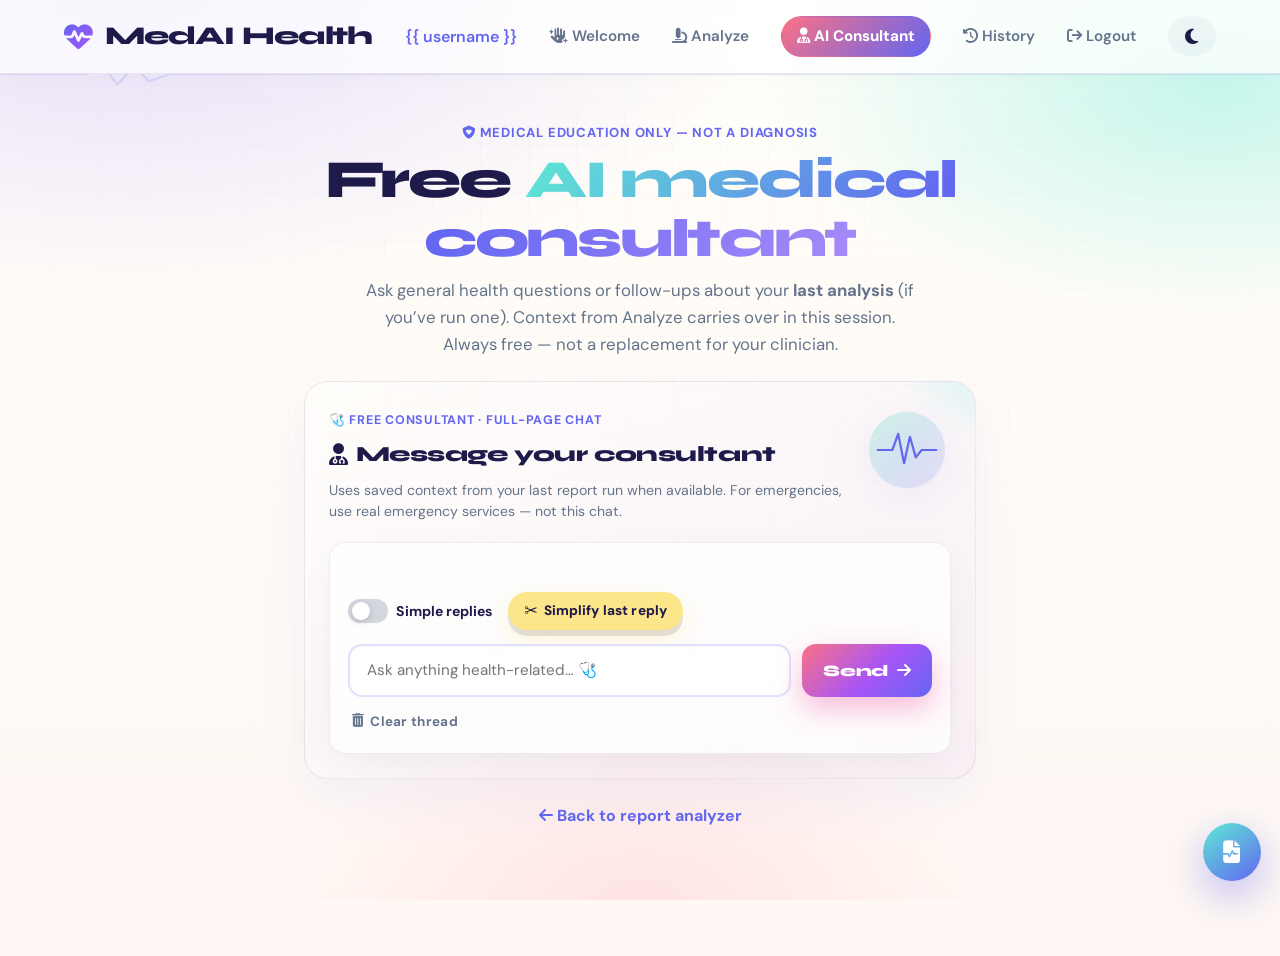
<file: templates/chat.html>
<!DOCTYPE html>
<html lang="en">
<head>
    <meta charset="UTF-8">
    <meta name="viewport" content="width=device-width, initial-scale=1.0">
    <title>Free AI Medical Consultant — MedAI Health</title>
    <link rel="icon" href="data:image/svg+xml,<svg xmlns=%22http://www.w3.org/2000/svg%22 viewBox=%220 0 100 100%22><text y=%22.9em%22 font-size=%2290%22>🩺</text></svg>">
    <link rel="stylesheet" href="/static/style.css">
    <link href="https://fonts.googleapis.com/css2?family=DM+Sans:ital,opsz,wght@0,9..40,400;0,9..40,500;0,9..40,600;0,9..40,700;0,9..40,800&family=Syne:wght@400;500;600;700;800&display=swap" rel="stylesheet">
    <link rel="stylesheet" href="https://cdnjs.cloudflare.com/ajax/libs/font-awesome/6.4.0/css/all.min.css">
</head>
<body class="light-mode genz-med">
    <script src="/static/theme.js"></script>
    <div class="genz-bg-grid" aria-hidden="true"></div>
    <div class="genz-ecg genz-ecg--top" aria-hidden="true">
        <svg viewBox="0 0 1200 40" preserveAspectRatio="none" xmlns="http://www.w3.org/2000/svg">
            <path class="genz-ecg-line" d="M0 20 H80 L95 8 L110 32 L125 12 L140 28 L160 20 H1240" fill="none" stroke-width="2.2" stroke-linecap="round" stroke-linejoin="round"/>
        </svg>
    </div>
    <nav class="navbar">
        <div class="logo">
            <i class="fa-solid fa-heart-pulse logo-icon"></i>
            <span>MedAI Health</span>
        </div>
        <div class="nav-links">
            <span style="font-weight: 600; color: var(--primary);">{{ username }}</span>
            <a href="/welcome"><i class="fa-solid fa-hand-sparkles"></i> Welcome</a>
            <a href="/"><i class="fa-solid fa-microscope"></i> Analyze</a>
            <a href="/consult" class="nav-chat-btn active"><i class="fa-solid fa-user-doctor"></i> AI Consultant</a>
            <a href="/history"><i class="fa-solid fa-clock-rotate-left"></i> History</a>
            <a href="/logout"><i class="fa-solid fa-arrow-right-from-bracket"></i> Logout</a>
            <button id="theme-toggle" type="button" class="btn-icon" aria-label="Toggle theme"><i class="fa-solid fa-moon"></i></button>
        </div>
    </nav>

    <div class="container chat-standalone-page">
        <p class="chat-page-kicker"><i class="fa-solid fa-shield-heart"></i> Medical education only — not a diagnosis</p>
        <h1 class="genz-title chat-page-title">Free <span class="genz-gradient-text">AI medical consultant</span></h1>
        <p class="chat-page-sub">Ask general health questions or follow-ups about your <strong>last analysis</strong> (if you’ve run one). Context from Analyze carries over in this session. Always free — not a replacement for your clinician.</p>

        <section class="genz-chat-section genz-chat-section--standalone" aria-label="Free AI medical consultant">
            <div class="genz-chat-head">
                <div class="genz-chat-head-text">
                    <span class="genz-chat-kicker">🩺 free consultant · full-page chat</span>
                    <h4 class="genz-chat-title"><i class="fa-solid fa-user-doctor"></i> Message your consultant</h4>
                    <p class="genz-chat-disclaimer">Uses saved context from your last report run when available. For emergencies, use real emergency services — not this chat.</p>
                </div>
                <div class="genz-chat-head-art" aria-hidden="true">
                    <svg viewBox="0 0 120 120" class="genz-pulse-svg" xmlns="http://www.w3.org/2000/svg">
                        <defs>
                            <linearGradient id="gRadialChat" x1="0%" y1="0%" x2="100%" y2="100%">
                                <stop offset="0%" stop-color="#7ee8c6"/>
                                <stop offset="100%" stop-color="#c4b5fd"/>
                            </linearGradient>
                        </defs>
                        <circle cx="60" cy="60" r="52" fill="url(#gRadialChat)" opacity="0.35"/>
                        <path d="M20 60 H40 L48 38 L56 78 L64 42 L72 70 L80 60 H100" fill="none" stroke="currentColor" stroke-width="3" stroke-linecap="round" stroke-linejoin="round" class="genz-pulse-path"/>
                    </svg>
                </div>
            </div>

            <div id="medical-chat-panel" class="genz-chat-panel">
                <div id="chat-messages" class="genz-chat-messages"></div>

                <div class="genz-chat-toolbar">
                    <label class="genz-switch" title="Shorter words for new messages">
                        <input type="checkbox" id="chat-simple-mode" name="chat-simple-mode">
                        <span class="genz-switch-ui" aria-hidden="true"></span>
                        <span class="genz-switch-label">Simple replies</span>
                    </label>
                    <button type="button" id="chat-simplify-last-btn" class="genz-btn-simplify" title="Easier English for last reply">
                        <span class="genz-btn-simplify-icon">✂️</span> Simplify last reply
                    </button>
                </div>

                <div class="genz-chat-input-row">
                    <input type="text" id="chat-input" class="genz-chat-input" placeholder="Ask anything health-related… 🩺" autocomplete="off">
                    <button type="button" id="chat-send-btn" class="genz-btn-send">
                        <span>Send</span><i class="fa-solid fa-arrow-right"></i>
                    </button>
                </div>
                <button type="button" id="chat-clear-btn" class="genz-btn-ghost">
                    <i class="fa-solid fa-trash-can"></i> Clear thread
                </button>
            </div>
        </section>

        <p class="chat-page-foot"><a href="/"><i class="fa-solid fa-arrow-left"></i> Back to report analyzer</a></p>
    </div>

    <a href="/" class="genz-fab-chat genz-fab-chat--alt" title="Go to report analyzer" aria-label="Go to report analyzer"><i class="fa-solid fa-file-waveform"></i></a>

    <script src="/static/script.js?v=test20"></script>
</body>
</html>
</file>
<file: static/style.css>
/* STUNNING AI MEDICAL TECH STYLING */
@import url('https://fonts.googleapis.com/css2?family=Outfit:wght@300;400;500;600;700;800&display=swap');

:root {
    /* Bright Premium Mesh Gradient */
    --bg-main: #f8fafc;
    --mesh-bg: radial-gradient(at 40% 20%, hsla(210, 100%, 94%, 1) 0px, transparent 50%),
               radial-gradient(at 80% 0%, hsla(242, 100%, 96%, 1) 0px, transparent 50%),
               radial-gradient(at 0% 50%, hsla(200, 100%, 92%, 1) 0px, transparent 50%),
               radial-gradient(at 80% 100%, hsla(260, 100%, 97%, 1) 0px, transparent 50%);
    
    --card-bg: rgba(255, 255, 255, 0.7);
    --card-border: rgba(255, 255, 255, 0.8);
    --glass-blur: blur(24px);
    
    --text-main: #0f172a;
    --text-muted: #64748b;
    --primary: #3b82f6;
    --primary-hover: #2563eb;
    --primary-glow: rgba(59, 130, 246, 0.4);
    --secondary: #8b5cf6;
    
    --danger: #ef4444;
    --danger-bg: rgba(239, 68, 68, 0.1);
    --success: #10b981;
    --success-bg: rgba(16, 185, 129, 0.1);
    --warning: #f59e0b;
    --info: #0ea5e9;
    
    --shadow-premium: 0 10px 40px -10px rgba(0, 0, 0, 0.08);
    --shadow-hover: 0 20px 40px -10px rgba(59, 130, 246, 0.15);
    
    --radius-lg: 24px;
    --radius-md: 16px;
    --radius-sm: 8px;
    --transition: all 0.3s cubic-bezier(0.4, 0, 0.2, 1);
}

body.dark-mode {
    --bg-main: #020617;
    --mesh-bg: radial-gradient(at 40% 20%, hsla(220, 80%, 15%, 1) 0px, transparent 50%),
               radial-gradient(at 80% 0%, hsla(260, 80%, 12%, 1) 0px, transparent 50%),
               radial-gradient(at 0% 50%, hsla(200, 80%, 10%, 1) 0px, transparent 50%);
    
    --card-bg: rgba(15, 23, 42, 0.6);
    --card-border: rgba(255, 255, 255, 0.05);
    
    --text-main: #f8fafc;
    --text-muted: #94a3b8;
    --primary: #60a5fa;
    --primary-hover: #3b82f6;
    --primary-glow: rgba(96, 165, 250, 0.2);
    
    --shadow-premium: 0 10px 40px -10px rgba(0, 0, 0, 0.5);
    --shadow-hover: 0 20px 40px -10px rgba(96, 165, 250, 0.2);
}

/* Global Reset & Base */
* { box-sizing: border-box; margin: 0; padding: 0; }
body {
    background-color: var(--bg-main);
    background-image: var(--mesh-bg);
    background-attachment: fixed;
    color: var(--text-main);
    font-family: 'Outfit', sans-serif;
    line-height: 1.6;
    min-height: 100vh;
    transition: background-color 0.4s ease, color 0.4s ease;
}

/* Custom Scrollbar */
::-webkit-scrollbar { width: 8px; }
::-webkit-scrollbar-track { background: transparent; }
::-webkit-scrollbar-thumb { background: rgba(0,0,0,0.1); border-radius: 4px; }
.dark-mode ::-webkit-scrollbar-thumb { background: rgba(255,255,255,0.1); }

/* Utilities */
.text-primary { color: var(--primary) !important; }
.text-danger { color: var(--danger) !important; }
.text-success { color: var(--success) !important; }
.text-warning { color: var(--warning) !important; }
.text-info { color: var(--info) !important; }
.text-muted { color: var(--text-muted) !important; }
.text-center { text-align: center; }
.mb-2 { margin-bottom: 1.5rem; }
.mt-2 { margin-top: 1.5rem; }
.hidden { display: none !important; }

/* Navigation */
.navbar {
    display: flex; justify-content: space-between; align-items: center;
    padding: 1rem 5%; background: var(--card-bg);
    backdrop-filter: var(--glass-blur); -webkit-backdrop-filter: var(--glass-blur);
    border-bottom: 1px solid var(--card-border);
    position: sticky; top: 0; z-index: 100;
    box-shadow: 0 4px 20px rgba(0,0,0,0.02);
}
.logo { display: flex; align-items: center; gap: 0.75rem; font-size: 1.6rem; font-weight: 800; color: var(--text-main); letter-spacing: -0.5px; }
.logo-icon { background: linear-gradient(135deg, var(--primary), var(--secondary)); -webkit-background-clip: text; -webkit-text-fill-color: transparent; font-size: 1.8rem; }

.nav-links { display: flex; gap: 2rem; align-items: center; }
.nav-links a { text-decoration: none; color: var(--text-muted); font-weight: 600; font-size: 0.95rem; transition: var(--transition); padding: 0.5rem 0; position: relative; }
.nav-links a:hover, .nav-links a.active { color: var(--primary); }
.nav-links a.active::after { content: ''; position: absolute; bottom: 0; left: 0; right: 0; height: 3px; background: var(--primary); border-radius: 3px; }

.btn-icon { background: rgba(148, 163, 184, 0.1); border: none; font-size: 1.1rem; color: var(--text-main); cursor: pointer; height: 40px; width: 40px; border-radius: 50%; transition: var(--transition); display: flex; align-items: center; justify-content: center; }
.btn-icon:hover { background: rgba(148, 163, 184, 0.2); transform: rotate(15deg); }

.container { max-width: 1000px; margin: 3rem auto; padding: 0 1.5rem; }

/* Hero Section */
.hero-section { text-align: center; margin-bottom: 3.5rem; animation: slideDown 0.6s ease-out forwards; }
.hero-section h1 { font-size: 3rem; font-weight: 800; letter-spacing: -1px; margin-bottom: 0.5rem; color: var(--text-main); }
.hero-section h1 span { background: linear-gradient(135deg, var(--primary), var(--secondary)); -webkit-background-clip: text; -webkit-text-fill-color: transparent; }
.hero-section p { color: var(--text-muted); font-size: 1.15rem; max-width: 650px; margin: 0 auto; font-weight: 400; }

.badge-pill { display: inline-flex; align-items: center; gap: 0.4rem; padding: 0.4rem 1rem; border-radius: 50px; background: rgba(59, 130, 246, 0.1); color: var(--primary); font-weight: 700; font-size: 0.85rem; letter-spacing: 0.5px; text-transform: uppercase; border: 1px solid rgba(59, 130, 246, 0.2); margin-bottom: 1rem; }

/* Glass Cards */
.card {
    background: var(--card-bg);
    backdrop-filter: var(--glass-blur); -webkit-backdrop-filter: var(--glass-blur);
    border: 1px solid var(--card-border);
    padding: 2.5rem; border-radius: var(--radius-lg);
    box-shadow: var(--shadow-premium); margin-bottom: 2rem;
    transition: var(--transition); position: relative; overflow: hidden;
}
.interactive-card:hover { transform: translateY(-5px); box-shadow: var(--shadow-hover); border-color: rgba(59, 130, 246, 0.3); }

.card h3 { margin-bottom: 1.5rem; display: flex; align-items: center; gap: 0.75rem; font-size: 1.3rem; font-weight: 700; }

/* Forms & Inputs */
.form-group { margin-bottom: 1.5rem; }
textarea, input[type="text"] {
    width: 100%; padding: 1.25rem; border: 2px solid rgba(148, 163, 184, 0.2); border-radius: var(--radius-md);
    background: rgba(255,255,255,0.4); color: var(--text-main); font-family: inherit; font-size: 1.05rem;
    font-weight: 400; resize: vertical; transition: var(--transition); box-shadow: inset 0 2px 4px rgba(0,0,0,0.02);
}
.dark-mode textarea, .dark-mode input[type="text"] { background: rgba(0,0,0,0.2); border-color: rgba(255,255,255,0.05); }
textarea:focus, input[type="text"]:focus { border-color: var(--primary); outline: none; box-shadow: 0 0 0 4px var(--primary-glow); background: var(--card-bg); }

.upload-label {
    display: flex; flex-direction: column; align-items: center; justify-content: center; gap: 1rem;
    padding: 3rem; border: 2px dashed rgba(59, 130, 246, 0.4); border-radius: var(--radius-md); cursor: pointer;
    background: rgba(59, 130, 246, 0.03); font-weight: 600; color: var(--primary); transition: var(--transition);
}
.upload-label:hover { background: rgba(59, 130, 246, 0.08); border-color: var(--primary); transform: scale(1.01); }
.upload-label i { font-size: 2.5rem; background: linear-gradient(135deg, var(--primary), var(--secondary)); -webkit-background-clip: text; -webkit-text-fill-color: transparent; }
input[type="file"] { display: none; }

.divider { text-align: center; margin: 2rem 0; position: relative; }
.divider::before { content: ""; position: absolute; left: 0; right: 0; top: 50%; height: 1px; background: rgba(148, 163, 184, 0.2); z-index: 1; }
.divider span { background: var(--card-bg); padding: 0 1rem; position: relative; z-index: 2; color: var(--text-muted); font-size: 0.85rem; font-weight: 700; letter-spacing: 1px; }

/* Buttons */
.btn-group { display: flex; gap: 1rem; margin-top: 2rem; }
button {
    padding: 1.1rem 1.5rem; border-radius: var(--radius-sm); border: none; cursor: pointer;
    font-weight: 700; font-size: 1.05rem; font-family: inherit; transition: var(--transition);
    display: flex; align-items: center; justify-content: center; gap: 0.5rem; letter-spacing: 0.3px;
}
button:active { transform: scale(0.97); }

.btn-primary {
    background: linear-gradient(135deg, var(--primary), var(--secondary));
    color: white; flex: 2; box-shadow: 0 4px 15px rgba(59, 130, 246, 0.3);
}
.btn-primary:hover { transform: translateY(-2px); box-shadow: 0 8px 25px rgba(59, 130, 246, 0.5); }
.btn-primary:disabled { opacity: 0.7; cursor: not-allowed; transform: none; box-shadow: none; }

.btn-secondary { background: rgba(148, 163, 184, 0.1); color: var(--text-main); flex: 1; border: 1px solid rgba(148, 163, 184, 0.1); }
.btn-secondary:hover { background: rgba(148, 163, 184, 0.2); }

.btn-danger { background: var(--danger); color: white; padding: 0.6rem 1.2rem; font-size: 0.95rem; box-shadow: 0 4px 10px rgba(239, 68, 68, 0.2); }
.btn-danger:hover { transform: translateY(-2px); box-shadow: 0 8px 15px rgba(239, 68, 68, 0.4); }

/* Loaders and Result Blocks */
#loading { text-align: center; margin: 4rem 0; animation: pulse 2s infinite; }
.spinner {
    border: 3px solid rgba(59, 130, 246, 0.1); border-top: 3px solid var(--primary);
    border-radius: 50%; width: 50px; height: 50px; animation: spin 1s linear infinite; margin: 0 auto 1.5rem;
}
@keyframes spin { 0% { transform: rotate(0deg); } 100% { transform: rotate(360deg); } }
@keyframes pulse { 0%, 100% { opacity: 1; } 50% { opacity: 0.6; } }

/* Results Grid/Layout */
.grid-2-col { display: grid; grid-template-columns: 1fr 1fr; gap: 1.5rem; margin-bottom: 2rem; }
@media(max-width: 768px) { .grid-2-col, .btn-group { flex-direction: column; grid-template-columns: 1fr; } }
h4 { margin: 1rem 0 0.75rem 0; font-size: 1.15rem; color: var(--text-main); font-weight: 700; display: flex; align-items: center; gap: 0.5rem;}

.explain-item {
    background: rgba(148, 163, 184, 0.05); padding: 1.5rem; border-radius: var(--radius-md);
    border-left: 4px solid var(--info); margin-bottom: 1rem; color: var(--text-main);
    font-size: 1.05rem; line-height: 1.7; box-shadow: inset 0 2px 4px rgba(0,0,0,0.01);
}

.issue-item {
    background: var(--danger-bg); color: var(--danger); padding: 1.2rem 1.5rem;
    border-radius: var(--radius-md); margin-bottom: 0.75rem; display: flex; align-items: center; gap: 0.75rem; font-weight: 600; font-size: 1.05rem;
    border: 1px solid rgba(239, 68, 68, 0.1);
}

/* History List Styling */
.history-header { display: flex; justify-content: space-between; align-items: flex-end; margin-bottom: 2.5rem; }
.history-header h2 { font-size: 2.2rem; font-weight: 800; letter-spacing: -0.5px; }

.history-item {
    background: var(--card-bg); backdrop-filter: var(--glass-blur); -webkit-backdrop-filter: var(--glass-blur);
    border: 1px solid var(--card-border); padding: 2rem; border-radius: var(--radius-lg);
    box-shadow: var(--shadow-premium); transition: var(--transition); gap: 1rem; display: flex; flex-direction: column;
}
.history-item:hover { transform: translateY(-4px); box-shadow: var(--shadow-hover); border-color: rgba(59, 130, 246, 0.3); }

.history-item-header { display: flex; justify-content: space-between; align-items: center; border-bottom: 1px dashed rgba(148, 163, 184, 0.3); padding-bottom: 1.5rem; }
.history-date { color: var(--text-main); font-size: 1rem; font-weight: 700; display: flex; align-items: center; gap: 0.5rem; }

.badge { background: var(--danger-bg); color: var(--danger); padding: 0.4rem 0.8rem; border-radius: 6px; font-size: 0.85rem; font-weight: 700; margin-right: 0.5rem; display: inline-block; margin-bottom: 0.5rem; border: 1px solid rgba(239, 68, 68, 0.2); }
.badge.none { background: var(--success-bg); color: var(--success); border-color: rgba(16, 185, 129, 0.2); }

/* Custom AI Tips Box */
#ai-tips-container { animation: slideDown 0.4s ease-out; }

/* Animations */
.fade-in { animation: fadeIn 0.6s cubic-bezier(0.4, 0, 0.2, 1) forwards; opacity: 0; transform: translateY(15px); }
@keyframes fadeIn { to { opacity: 1; transform: translateY(0); } }
@keyframes slideDown { from { opacity: 0; transform: translateY(-10px); } to { opacity: 1; transform: translateY(0); } }

/* ========== Gen-Z medical aesthetic (scoped) ========== */
body.genz-med {
    --font-display: 'Syne', system-ui, sans-serif;
    --font-body: 'DM Sans', 'Outfit', system-ui, sans-serif;
    --genz-cream: #fff8f4;
    --genz-paper: #fffef9;
    --genz-mint: #5eead4;
    --genz-mint-soft: rgba(94, 234, 212, 0.35);
    --genz-lilac: #a78bfa;
    --genz-lilac-soft: rgba(167, 139, 250, 0.35);
    --genz-pop: #fb7185;
    --genz-ink: #1e1b4b;
    --genz-sticker: #fde68a;
    font-family: var(--font-body);
    --bg-main: var(--genz-cream);
    --mesh-bg:
        radial-gradient(ellipse 90% 60% at 10% 0%, rgba(167, 139, 250, 0.28) 0%, transparent 55%),
        radial-gradient(ellipse 70% 50% at 95% 10%, rgba(94, 234, 212, 0.35) 0%, transparent 50%),
        radial-gradient(ellipse 60% 45% at 50% 100%, rgba(251, 113, 133, 0.15) 0%, transparent 45%),
        linear-gradient(180deg, var(--genz-paper) 0%, var(--genz-cream) 100%);
    --text-main: var(--genz-ink);
    --text-muted: #64748b;
    --primary: #6366f1;
    --primary-hover: #4f46e5;
    --secondary: #a855f7;
    --card-bg: rgba(255, 255, 255, 0.72);
    --card-border: rgba(30, 27, 75, 0.08);
}

/* Auth pages: dark mode */
.auth-theme-btn {
    position: fixed;
    top: 1rem;
    right: 1rem;
    z-index: 300;
    box-shadow: var(--shadow-premium);
}
body.dark-mode .auth-card {
    background: rgba(15, 23, 42, 0.75) !important;
    border-color: rgba(255, 255, 255, 0.08) !important;
}
body.dark-mode .auth-title h2,
body.dark-mode .logo span {
    color: var(--text-main, #f8fafc) !important;
}
body.dark-mode .auth-input {
    background: rgba(30, 41, 59, 0.6) !important;
    border-color: rgba(148, 163, 184, 0.25) !important;
    color: #f8fafc !important;
}
body.dark-mode .auth-link {
    color: #94a3b8 !important;
}

body.dark-mode.genz-med {
    --genz-cream: #0c0a1a;
    --genz-paper: #121028;
    --genz-ink: #f8fafc;
    --text-muted: #a5b4fc;
    --mesh-bg:
        radial-gradient(ellipse 80% 50% at 20% 0%, rgba(129, 140, 248, 0.25) 0%, transparent 55%),
        radial-gradient(ellipse 60% 40% at 100% 30%, rgba(45, 212, 191, 0.18) 0%, transparent 50%),
        linear-gradient(180deg, #0f0b22 0%, #0c0a1a 100%);
    --card-bg: rgba(30, 27, 75, 0.55);
    --card-border: rgba(255, 255, 255, 0.08);
}

.genz-bg-grid {
    pointer-events: none;
    position: fixed;
    inset: 0;
    z-index: 0;
    opacity: 0.45;
    background-image:
        linear-gradient(rgba(99, 102, 241, 0.06) 1px, transparent 1px),
        linear-gradient(90deg, rgba(99, 102, 241, 0.06) 1px, transparent 1px);
    background-size: 48px 48px;
    mask-image: radial-gradient(ellipse 80% 70% at 50% 30%, black 20%, transparent 75%);
}

body.genz-med .container,
body.genz-med .navbar {
    position: relative;
    z-index: 1;
}

.genz-ecg {
    position: fixed;
    left: 0;
    right: 0;
    z-index: 0;
    opacity: 0.35;
    pointer-events: none;
}
.genz-ecg--top { top: 56px; height: 36px; }
.genz-ecg svg { width: 100%; height: 100%; display: block; }
.genz-ecg-line {
    stroke: url(#genzEcgGrad);
}
body.genz-med .navbar .logo span { font-family: var(--font-display); letter-spacing: -0.03em; }

.genz-hero {
    position: relative;
    padding-top: 0.5rem;
}
.genz-hero-visual {
    position: absolute;
    left: 50%;
    top: -0.5rem;
    transform: translateX(-50%);
    width: min(420px, 90vw);
    height: 120px;
    pointer-events: none;
    z-index: 0;
}
.genz-float {
    position: absolute;
    font-size: clamp(1.5rem, 4vw, 2.25rem);
    filter: drop-shadow(0 8px 16px rgba(99, 102, 241, 0.2));
    animation: genzFloat 5s ease-in-out infinite;
}
.genz-float--1 { left: 8%; top: 40%; animation-delay: 0s; }
.genz-float--2 { left: 46%; top: 10%; animation-delay: 0.7s; font-size: clamp(1.35rem, 3.5vw, 2rem); }
.genz-float--3 { right: 10%; top: 35%; animation-delay: 1.4s; }
@keyframes genzFloat {
    0%, 100% { transform: translateY(0) rotate(-4deg); }
    50% { transform: translateY(-10px) rotate(5deg); }
}

.genz-badge {
    background: linear-gradient(135deg, rgba(99, 102, 241, 0.15), rgba(94, 234, 212, 0.2)) !important;
    border: 1px solid rgba(99, 102, 241, 0.22) !important;
    color: var(--genz-ink) !important;
    text-transform: none !important;
    letter-spacing: 0.02em !important;
    font-weight: 700 !important;
    font-family: var(--font-body) !important;
    border-radius: 999px !important;
    box-shadow: 0 8px 30px rgba(99, 102, 241, 0.12);
}
.genz-title {
    font-family: var(--font-display) !important;
    font-size: clamp(2.2rem, 6vw, 3.35rem) !important;
    font-weight: 800 !important;
    letter-spacing: -0.04em !important;
    line-height: 1.1 !important;
    position: relative;
    z-index: 1;
}
.genz-gradient-text {
    background: linear-gradient(120deg, var(--genz-mint), var(--primary), var(--genz-lilac));
    -webkit-background-clip: text;
    -webkit-text-fill-color: transparent;
    background-clip: text;
}
.genz-hero-sub {
    position: relative;
    z-index: 1;
    max-width: 540px;
    margin-left: auto;
    margin-right: auto;
    font-size: 1.08rem !important;
    color: var(--text-muted) !important;
    font-weight: 500;
}

.genz-ecg-line { stroke: rgba(99, 102, 241, 0.45); }

/* Chat section */
.genz-chat-section {
    margin-top: 2rem;
    padding: 1.5rem;
    border-radius: var(--radius-lg);
    background: linear-gradient(145deg, rgba(255, 255, 255, 0.5), rgba(167, 139, 250, 0.08));
    border: 1px solid var(--card-border);
    box-shadow: 0 20px 50px rgba(99, 102, 241, 0.08);
    position: relative;
    overflow: hidden;
}
body.dark-mode.genz-med .genz-chat-section {
    background: linear-gradient(145deg, rgba(30, 27, 75, 0.45), rgba(99, 102, 241, 0.12));
}
.genz-chat-section::before {
    content: '';
    position: absolute;
    top: -40%;
    right: -20%;
    width: 220px;
    height: 220px;
    background: radial-gradient(circle, var(--genz-mint-soft), transparent 70%);
    pointer-events: none;
}
.genz-chat-head {
    display: flex;
    align-items: flex-start;
    justify-content: space-between;
    gap: 1rem;
    margin-bottom: 1.25rem;
    position: relative;
    z-index: 1;
}
.genz-chat-kicker {
    display: inline-block;
    font-size: 0.78rem;
    font-weight: 700;
    letter-spacing: 0.06em;
    text-transform: uppercase;
    color: var(--primary);
    margin-bottom: 0.35rem;
}
.genz-chat-title {
    margin: 0 0 0.5rem 0 !important;
    font-family: var(--font-display) !important;
    font-size: 1.35rem !important;
    font-weight: 800 !important;
    letter-spacing: -0.02em !important;
    display: flex !important;
    align-items: center;
    gap: 0.5rem;
    color: var(--text-main) !important;
}
.genz-chat-disclaimer {
    margin: 0;
    font-size: 0.88rem;
    color: var(--text-muted);
    max-width: 36rem;
    line-height: 1.5;
}
.genz-chat-head-art {
    flex-shrink: 0;
    width: 88px;
    height: 88px;
}
.genz-pulse-svg {
    width: 100%;
    height: 100%;
    color: var(--primary);
    filter: drop-shadow(0 10px 24px rgba(99, 102, 241, 0.25));
    animation: genzPulseSoft 3.2s ease-in-out infinite;
}
@keyframes genzPulseSoft {
    0%, 100% { transform: scale(1); opacity: 1; }
    50% { transform: scale(1.04); opacity: 0.92; }
}

.genz-chat-panel {
    position: relative;
    z-index: 1;
    margin-top: 0.25rem;
    padding: 1.1rem;
    border-radius: var(--radius-md);
    background: var(--card-bg);
    backdrop-filter: blur(20px);
    -webkit-backdrop-filter: blur(20px);
    border: 1px solid var(--card-border);
    box-shadow: var(--shadow-premium);
}

.genz-chat-messages {
    max-height: min(52vh, 320px);
    overflow-y: auto;
    padding: 0.35rem 0.25rem 0.75rem;
    margin-bottom: 0.85rem;
    font-size: 0.94rem;
    line-height: 1.55;
    scrollbar-width: thin;
}

.genz-chat-toolbar {
    display: flex;
    flex-wrap: wrap;
    align-items: center;
    gap: 0.65rem 1rem;
    margin-bottom: 0.85rem;
}

.genz-switch {
    display: inline-flex;
    align-items: center;
    gap: 0.55rem;
    cursor: pointer;
    user-select: none;
    font-size: 0.88rem;
    font-weight: 600;
    color: var(--text-main);
}
.genz-switch input {
    position: absolute;
    opacity: 0;
    width: 0;
    height: 0;
}
.genz-switch-ui {
    width: 40px;
    height: 24px;
    border-radius: 999px;
    background: rgba(100, 116, 139, 0.28);
    position: relative;
    transition: background 0.25s ease;
    flex-shrink: 0;
}
.genz-switch-ui::after {
    content: '';
    position: absolute;
    width: 18px;
    height: 18px;
    border-radius: 50%;
    background: #fff;
    top: 3px;
    left: 4px;
    box-shadow: 0 2px 8px rgba(0, 0, 0, 0.15);
    transition: transform 0.25s ease;
}
.genz-switch input:checked + .genz-switch-ui {
    background: linear-gradient(135deg, var(--genz-mint), var(--primary));
}
.genz-switch input:checked + .genz-switch-ui::after {
    transform: translateX(14px);
}
.genz-switch-label { font-weight: 700; }

.genz-btn-simplify {
    border: none;
    cursor: pointer;
    font-family: inherit;
    font-weight: 800;
    font-size: 0.85rem;
    letter-spacing: 0.01em;
    padding: 0.55rem 1rem;
    border-radius: 999px;
    background: var(--genz-sticker);
    color: var(--genz-ink);
    box-shadow: 0 6px 0 rgba(30, 27, 75, 0.12), 0 10px 24px rgba(253, 230, 138, 0.35);
    display: inline-flex;
    align-items: center;
    gap: 0.35rem;
    transition: transform 0.15s ease, box-shadow 0.15s ease;
}
.genz-btn-simplify:hover {
    transform: translateY(-2px);
    box-shadow: 0 8px 0 rgba(30, 27, 75, 0.1), 0 14px 28px rgba(253, 230, 138, 0.45);
}
.genz-btn-simplify:active {
    transform: translateY(2px);
    box-shadow: 0 3px 0 rgba(30, 27, 75, 0.15);
}
.genz-btn-simplify:disabled {
    opacity: 0.55;
    cursor: not-allowed;
    transform: none;
}
.genz-btn-simplify-icon { font-size: 1rem; }

.genz-chat-input-row {
    display: flex;
    gap: 0.65rem;
    flex-wrap: wrap;
    align-items: stretch;
}
.genz-chat-input {
    flex: 1;
    min-width: 200px;
    padding: 0.9rem 1.1rem !important;
    border-radius: 14px !important;
    border: 2px solid rgba(99, 102, 241, 0.2) !important;
    background: rgba(255, 255, 255, 0.85) !important;
    font-family: inherit !important;
    font-size: 0.95rem !important;
    font-weight: 500;
    transition: border-color 0.2s, box-shadow 0.2s;
}
body.dark-mode.genz-med .genz-chat-input {
    background: rgba(15, 11, 34, 0.65) !important;
}
.genz-chat-input:focus {
    border-color: var(--primary) !important;
    outline: none;
    box-shadow: 0 0 0 4px rgba(99, 102, 241, 0.2);
}

.genz-btn-send {
    border: none;
    cursor: pointer;
    font-family: var(--font-display);
    font-weight: 800;
    font-size: 1rem;
    letter-spacing: -0.02em;
    padding: 0 1.35rem;
    border-radius: 14px;
    min-height: 48px;
    display: inline-flex;
    align-items: center;
    gap: 0.5rem;
    color: #fff;
    background: linear-gradient(135deg, var(--genz-pop), #a855f7 55%, var(--primary));
    box-shadow: 0 12px 28px rgba(236, 72, 153, 0.35);
    transition: transform 0.15s ease, box-shadow 0.15s ease;
}
.genz-btn-send:hover:not(:disabled) {
    transform: translateY(-2px) scale(1.02);
    box-shadow: 0 16px 36px rgba(236, 72, 153, 0.42);
}
.genz-btn-send:disabled {
    opacity: 0.65;
    cursor: not-allowed;
    transform: none;
}

.genz-btn-ghost {
    margin-top: 0.65rem;
    border: none;
    background: transparent;
    cursor: pointer;
    font-family: inherit;
    font-weight: 700;
    font-size: 0.84rem;
    color: var(--text-muted);
    display: inline-flex;
    align-items: center;
    gap: 0.4rem;
    padding: 0.35rem 0.25rem;
}
.genz-btn-ghost:hover {
    color: var(--primary);
}

/* Chat bubbles */
.genz-chat-bubble {
    margin-bottom: 0.65rem;
    padding: 0.75rem 0.95rem;
    border-radius: 18px;
    line-height: 1.5;
    animation: genzBubbleIn 0.35s ease both;
}
@keyframes genzBubbleIn {
    from { opacity: 0; transform: translateY(8px); }
    to { opacity: 1; transform: translateY(0); }
}
.genz-chat-bubble--user {
    margin-left: 2rem;
    background: linear-gradient(135deg, rgba(99, 102, 241, 0.14), rgba(94, 234, 212, 0.12));
    border: 1px solid rgba(99, 102, 241, 0.2);
    border-bottom-right-radius: 6px;
    font-weight: 600;
}
.genz-chat-bubble--assistant {
    margin-right: 1rem;
    background: rgba(255, 255, 255, 0.92);
    border: 1px solid rgba(30, 27, 75, 0.07);
    border-bottom-left-radius: 6px;
    box-shadow: 0 10px 28px rgba(15, 23, 42, 0.06);
}
body.dark-mode.genz-med .genz-chat-bubble--assistant {
    background: rgba(30, 27, 75, 0.72);
    border-color: rgba(255, 255, 255, 0.08);
    box-shadow: 0 10px 28px rgba(0, 0, 0, 0.25);
}
.genz-chat-meta {
    display: block;
    font-size: 0.72rem;
    font-weight: 800;
    text-transform: uppercase;
    letter-spacing: 0.05em;
    margin-bottom: 0.35rem;
    opacity: 0.85;
}
.genz-chat-bubble--user .genz-chat-meta { color: var(--primary); }
.genz-chat-bubble--assistant .genz-chat-meta {
    background: linear-gradient(90deg, var(--genz-mint), var(--genz-lilac));
    -webkit-background-clip: text;
    -webkit-text-fill-color: transparent;
    background-clip: text;
}

.genz-typing {
    font-size: 0.85rem;
    color: var(--text-muted);
    margin-bottom: 0.5rem;
    padding-left: 0.25rem;
    font-weight: 600;
}

@media (max-width: 640px) {
    .genz-chat-head { flex-direction: column; }
    .genz-chat-head-art { align-self: flex-end; }
}

/* Navbar: dedicated Chatbot control */
.nav-links { flex-wrap: wrap; row-gap: 0.5rem; }
.nav-chat-btn {
    padding: 0.45rem 0.95rem !important;
    border-radius: 999px !important;
    background: linear-gradient(135deg, rgba(251, 113, 133, 0.22), rgba(99, 102, 241, 0.22)) !important;
    border: 1px solid rgba(99, 102, 241, 0.35) !important;
    font-weight: 800 !important;
    color: var(--text-main) !important;
}
.nav-chat-btn:hover {
    border-color: var(--primary) !important;
    color: var(--primary) !important;
}
.nav-chat-btn.active {
    background: linear-gradient(135deg, #fb7185, #6366f1) !important;
    color: #fff !important;
    border-color: transparent !important;
}
.nav-links a.nav-chat-btn.active::after { display: none; }

/* Floating chat / quick actions */
.genz-fab-chat {
    position: fixed;
    right: 1.2rem;
    bottom: 1.2rem;
    z-index: 200;
    width: 58px;
    height: 58px;
    border-radius: 50%;
    display: flex;
    align-items: center;
    justify-content: center;
    background: linear-gradient(145deg, #fb7185, #6366f1);
    color: #fff !important;
    font-size: 1.4rem;
    box-shadow: 0 14px 44px rgba(99, 102, 241, 0.45);
    text-decoration: none;
    transition: transform 0.2s ease, box-shadow 0.2s ease;
}
.genz-fab-chat:hover {
    transform: scale(1.07) translateY(-3px);
    color: #fff !important;
    box-shadow: 0 18px 50px rgba(236, 72, 153, 0.5);
}
.genz-fab-chat--alt {
    background: linear-gradient(145deg, #5eead4, #6366f1);
}

/* Welcome page */
/* Hero visual strip (analyze page) — no external images */
.hero-visual-strip {
    display: flex;
    flex-wrap: wrap;
    justify-content: center;
    gap: 0.65rem;
    margin-bottom: 1.25rem;
    position: relative;
    z-index: 1;
}
.hero-visual-tile {
    width: min(200px, 28vw);
    height: 110px;
    border-radius: 16px;
    border: 2px solid rgba(255, 255, 255, 0.85);
    box-shadow: 0 12px 32px rgba(99, 102, 241, 0.18);
    display: flex;
    align-items: center;
    justify-content: center;
    font-size: 2.35rem;
    color: rgba(255, 255, 255, 0.95);
}
.hero-visual-tile--1 {
    background: linear-gradient(145deg, #6366f1, #a855f7);
}
.hero-visual-tile--2 {
    background: linear-gradient(145deg, #14b8a6, #6366f1);
}
.hero-visual-tile--3 {
    background: linear-gradient(145deg, #fb7185, #f97316);
}
body.dark-mode.genz-med .hero-visual-tile {
    border-color: rgba(255, 255, 255, 0.12);
}

/* Free AI consultant spotlight (analyze page) */
.consultant-spotlight {
    margin-bottom: 1.25rem;
    border: 1px solid rgba(99, 102, 241, 0.28);
    background: linear-gradient(135deg, rgba(99, 102, 241, 0.08), rgba(20, 184, 166, 0.1));
}
.consultant-spotlight-inner {
    display: flex;
    gap: 1.25rem;
    align-items: center;
    flex-wrap: wrap;
}
.consultant-spotlight-art {
    width: 72px;
    height: 72px;
    border-radius: 20px;
    display: flex;
    align-items: center;
    justify-content: center;
    font-size: 2rem;
    color: #fff;
    background: linear-gradient(145deg, #6366f1, #ec4899);
    box-shadow: 0 10px 28px rgba(99, 102, 241, 0.35);
    flex-shrink: 0;
}
.consultant-spotlight-copy {
    flex: 1;
    min-width: 200px;
}
.consultant-spotlight-badge {
    display: inline-block;
    font-size: 0.72rem;
    font-weight: 700;
    letter-spacing: 0.06em;
    text-transform: uppercase;
    padding: 0.2rem 0.55rem;
    border-radius: 999px;
    background: rgba(16, 185, 129, 0.25);
    color: #059669;
    margin-bottom: 0.35rem;
}
body.dark-mode .consultant-spotlight-badge {
    color: #6ee7b7;
    background: rgba(16, 185, 129, 0.2);
}
.consultant-spotlight-title {
    margin: 0 0 0.35rem 0;
    font-family: var(--font-display);
    font-size: 1.35rem;
    font-weight: 800;
}
.consultant-spotlight-desc {
    margin: 0 0 0.85rem 0;
    color: var(--text-muted);
    font-size: 0.95rem;
    line-height: 1.45;
}
.consultant-spotlight-cta {
    display: inline-flex;
    align-items: center;
    gap: 0.45rem;
}

.welcome-page { padding-bottom: 4rem; }
.welcome-visual-mosaic {
    display: grid;
    grid-template-columns: repeat(3, 1fr);
    gap: 0.85rem;
    margin-bottom: 1.75rem;
}
@media (max-width: 768px) {
    .welcome-visual-mosaic {
        grid-template-columns: 1fr;
    }
}
.welcome-mosaic-tile {
    margin: 0;
    min-height: 140px;
    border-radius: var(--radius-lg);
    box-shadow: var(--shadow-premium);
    border: 1px solid var(--card-border);
    display: flex;
    align-items: center;
    justify-content: center;
    font-size: 2.75rem;
    color: rgba(255, 255, 255, 0.95);
}
.welcome-mosaic-tile--1 {
    background: linear-gradient(160deg, #6366f1, #818cf8);
}
.welcome-mosaic-tile--2 {
    background: linear-gradient(160deg, #0d9488, #2dd4bf);
}
.welcome-mosaic-tile--3 {
    background: linear-gradient(160deg, #db2777, #fb7185);
}
@keyframes welcomeTileFloat {
    0%, 100% { transform: translateY(0); }
    50% { transform: translateY(-9px); }
}
.welcome-float--1 { animation: welcomeTileFloat 5.2s ease-in-out infinite; }
.welcome-float--2 { animation: welcomeTileFloat 5.2s ease-in-out infinite; animation-delay: -1.7s; }
.welcome-float--3 { animation: welcomeTileFloat 5.2s ease-in-out infinite; animation-delay: -3.4s; }

.welcome-med-gallery {
    display: grid;
    grid-template-columns: repeat(3, 1fr);
    gap: 0.75rem;
    margin-bottom: 1.35rem;
}
@media (max-width: 900px) {
    .welcome-med-gallery {
        grid-template-columns: 1fr;
        max-width: 420px;
        margin-left: auto;
        margin-right: auto;
    }
}
.welcome-med-fig {
    margin: 0;
    border-radius: var(--radius-lg);
    overflow: hidden;
    border: 1px solid var(--card-border);
    box-shadow: var(--shadow-premium);
    background: var(--card-bg);
}
.welcome-med-fig img {
    width: 100%;
    height: auto;
    display: block;
}
@keyframes welcomeFigDrift {
    0%, 100% { transform: translateY(0) scale(1); }
    50% { transform: translateY(-5px) scale(1.015); }
}
.welcome-float-slow {
    animation: welcomeFigDrift 8s ease-in-out infinite;
}

.welcome-marquee {
    overflow: hidden;
    margin-bottom: 1.5rem;
    padding: 0.5rem 0;
    border-radius: 999px;
    border: 1px solid var(--card-border);
    background: linear-gradient(90deg, rgba(99, 102, 241, 0.1), rgba(20, 184, 166, 0.1));
}
.welcome-marquee-track {
    display: flex;
    gap: 1.15rem;
    width: max-content;
    animation: welcomeMarqueeScroll 24s linear infinite;
    font-family: var(--font-display, 'Syne', sans-serif);
    font-weight: 800;
    font-size: 0.78rem;
    letter-spacing: 0.1em;
    text-transform: uppercase;
    color: var(--primary);
}
.welcome-marquee-track span { white-space: nowrap; opacity: 0.92; }
@keyframes welcomeMarqueeScroll {
    0% { transform: translateX(0); }
    100% { transform: translateX(-50%); }
}

.welcome-reveal {
    animation: welcomeRevealUp 0.9s cubic-bezier(0.22, 1, 0.36, 1) both;
}
.welcome-reveal--delay { animation-delay: 0.14s; }
.welcome-reveal--delay2 { animation-delay: 0.28s; }
@keyframes welcomeRevealUp {
    from { opacity: 0; transform: translateY(22px); }
    to { opacity: 1; transform: translateY(0); }
}
.welcome-gradient-shift.genz-gradient-text {
    background-size: 220% auto;
    animation: welcomeGradientFlow 6s ease infinite;
}
@keyframes welcomeGradientFlow {
    0%, 100% { background-position: 0% center; }
    50% { background-position: 100% center; }
}
.welcome-shimmer {
    animation: welcomeRevealUp 0.9s cubic-bezier(0.22, 1, 0.36, 1) both;
}

.welcome-bento--accent {
    padding-top: 0 !important;
    overflow: hidden;
}
.welcome-bento-strip {
    width: 100%;
    height: 120px;
    display: flex;
    align-items: center;
    justify-content: center;
    font-size: 2.5rem;
    color: rgba(255, 255, 255, 0.95);
    margin: 0 0 1rem 0;
    border-radius: var(--radius-md);
    background: linear-gradient(120deg, #4f46e5, #7c3aed, #db2777);
}

.welcome-trust {
    margin-top: 2rem;
    padding: 1.35rem 1.5rem;
    border-radius: var(--radius-lg);
    background: linear-gradient(135deg, rgba(94, 234, 212, 0.2), rgba(129, 140, 248, 0.18));
    border: 1px solid rgba(99, 102, 241, 0.22);
}
.welcome-trust-inner {
    display: flex;
    gap: 1rem;
    align-items: flex-start;
}
.welcome-trust-inner i {
    font-size: 1.75rem;
    color: var(--primary);
    margin-top: 0.15rem;
}
.welcome-trust-inner p {
    margin: 0;
    font-size: 1.02rem;
    line-height: 1.65;
    color: var(--text-main);
    font-weight: 500;
}
.welcome-hero {
    text-align: center;
    max-width: 720px;
    margin: 0 auto 2.5rem;
}
.welcome-eyebrow {
    font-family: var(--font-display, 'Syne', sans-serif);
    font-weight: 800;
    font-size: 0.8rem;
    letter-spacing: 0.12em;
    text-transform: uppercase;
    color: var(--primary);
    margin-bottom: 0.75rem;
}
.welcome-h1 { margin-bottom: 0.75rem !important; }
.welcome-lead {
    font-size: 1.12rem;
    color: var(--text-muted);
    line-height: 1.65;
    margin-bottom: 1.75rem;
}
.welcome-cta-row {
    display: flex;
    flex-wrap: wrap;
    gap: 0.85rem;
    justify-content: center;
}
.welcome-cta {
    display: inline-flex;
    align-items: center;
    gap: 0.5rem;
    padding: 0.9rem 1.35rem;
    border-radius: 14px;
    font-weight: 800;
    font-size: 0.98rem;
    text-decoration: none;
    transition: transform 0.15s ease, box-shadow 0.15s ease;
}
.welcome-cta i { font-size: 1.05rem; }
.welcome-cta--primary {
    background: linear-gradient(135deg, #6366f1, #a855f7);
    color: #fff !important;
    box-shadow: 0 10px 32px rgba(99, 102, 241, 0.35);
}
.welcome-cta--chat {
    background: linear-gradient(135deg, #fb7185, #f472b6);
    color: #fff !important;
    box-shadow: 0 10px 32px rgba(251, 113, 133, 0.35);
}
.welcome-cta:hover {
    transform: translateY(-2px);
    color: #fff !important;
}

.welcome-card-grid {
    display: grid;
    grid-template-columns: repeat(auto-fit, minmax(260px, 1fr));
    gap: 1.25rem;
    margin-bottom: 2rem;
}
.welcome-bento {
    background: var(--card-bg);
    border: 1px solid var(--card-border);
    border-radius: var(--radius-lg);
    padding: 1.5rem 1.65rem;
    box-shadow: var(--shadow-premium);
    transition: var(--transition);
    position: relative;
    overflow: hidden;
}
.welcome-bento:hover {
    transform: translateY(-4px);
    box-shadow: var(--shadow-hover);
}
.welcome-bento h2 {
    font-family: var(--font-display, 'Syne', sans-serif);
    font-size: 1.15rem;
    font-weight: 800;
    margin-bottom: 0.65rem;
    letter-spacing: -0.02em;
}
.welcome-bento p {
    font-size: 0.95rem;
    color: var(--text-muted);
    line-height: 1.65;
}
.welcome-icon {
    font-size: 1.75rem;
    display: block;
    margin-bottom: 0.5rem;
}

/* Standalone chat page */
.chat-standalone-page {
    max-width: 720px;
    margin-left: auto;
    margin-right: auto;
    padding-bottom: 5rem;
}
.chat-page-kicker {
    text-align: center;
    font-weight: 700;
    font-size: 0.82rem;
    letter-spacing: 0.06em;
    text-transform: uppercase;
    color: var(--primary);
    margin-bottom: 0.5rem;
}
.chat-page-title {
    text-align: center;
    margin-bottom: 0.5rem !important;
}
.chat-page-sub {
    text-align: center;
    color: var(--text-muted);
    max-width: 560px;
    margin: 0 auto 1.5rem;
    font-size: 1.05rem;
    line-height: 1.6;
}
.genz-chat-section--standalone {
    margin-top: 0.5rem;
}
.chat-page-foot {
    text-align: center;
    margin-top: 1.5rem;
}
.chat-page-foot a {
    color: var(--primary);
    font-weight: 700;
    text-decoration: none;
}
.chat-page-foot a:hover { text-decoration: underline; }

body:not(.genz-med) .nav-chat-btn {
    background: rgba(59, 130, 246, 0.12) !important;
    border-color: rgba(59, 130, 246, 0.35) !important;
}
body:not(.genz-med) .nav-chat-btn.active {
    background: linear-gradient(135deg, var(--primary), var(--secondary)) !important;
}
</file>
